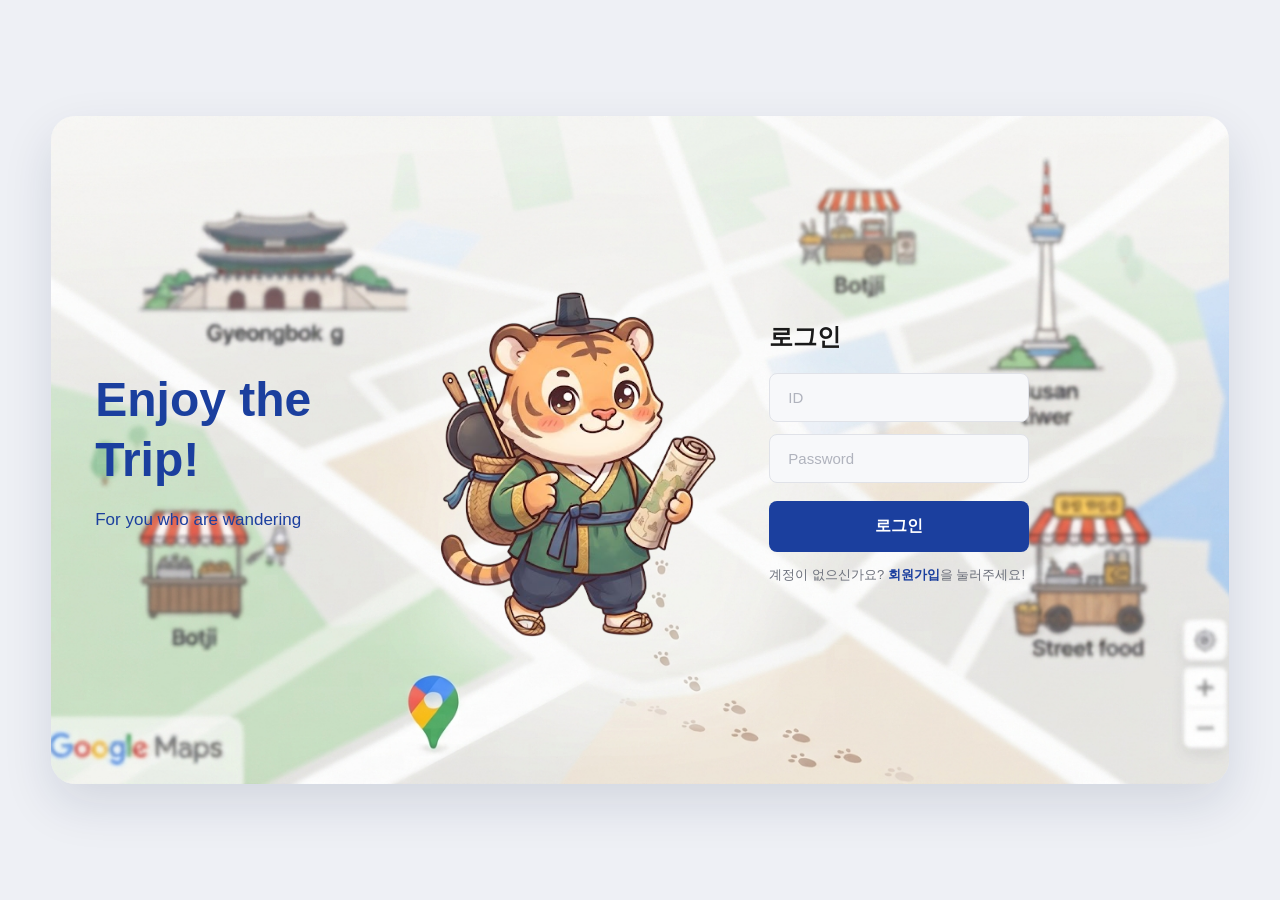
<file: AI_Travel_Planner/index.html>
<!DOCTYPE html>
<html lang="ko">
<head>
    <meta charset="UTF-8">
    <meta name="viewport" content="width=device-width, initial-scale=1.0">
    <title>AI 여행 플래너 - 로그인</title>
    <link rel="stylesheet" href="style.css">
</head>
<body>

    <div class="login-wrapper">
        <div class="login-card">

            <div class="left-panel">
                <h1>Enjoy the<br>Trip!</h1>
                <p>For you who are wandering</p>
            </div>

            <div class="right-panel">
                <img src="images/tiger.png" alt="마스코트" class="character">

                <div class="form-area">
                    <h2>로그인</h2>
                    
                    <form id="loginForm">
                        <input type="text" id="userId" placeholder="ID" autocomplete="username">
                        <input type="password" id="userPw" placeholder="Password" autocomplete="current-password">
                        <button type="submit">로그인</button>
                    </form>

                    <p class="signup-text">
                        계정이 없으신가요? <a href="#" id="openSignup">회원가입</a>을 눌러주세요!
                    </p>
                </div>
            </div>

        </div>
    </div>

    <div class="modal-overlay" id="signupModal">
        <div class="modal-box">
            <button type="button" class="modal-close" id="closeSignup" aria-label="닫기">&times;</button>

            <h2>회원가입</h2>
            <p class="modal-subtitle">몇 가지 정보만 입력하면 바로 시작할 수 있어요.</p>

            <form id="signupForm">
                <input type="text" id="signupName" placeholder="이름" autocomplete="name">

                <div class="input-with-button">
                    <input type="text" id="signupId" placeholder="아이디" autocomplete="username">
                    <button type="button" id="checkIdBtn" class="check-btn">중복확인</button>
                </div>
                <p id="idCheckMsg" class="field-msg"></p>

                <input type="email" id="signupEmail" placeholder="이메일" autocomplete="email">
                <input type="password" id="signupPw" placeholder="비밀번호" autocomplete="new-password">

                <input type="password" id="signupPwConfirm" placeholder="비밀번호 확인" autocomplete="new-password">
                <p id="pwMismatchMsg" class="field-msg error"></p>

                <button type="submit">가입하기</button>
            </form>

            <p class="modal-footer-text">
                이미 계정이 있으신가요? <a href="#" id="backToLogin">로그인</a>으로 돌아가기
            </p>
        </div>
    </div>

    <script src="script.js"></script>
</body>
</html>
</file>
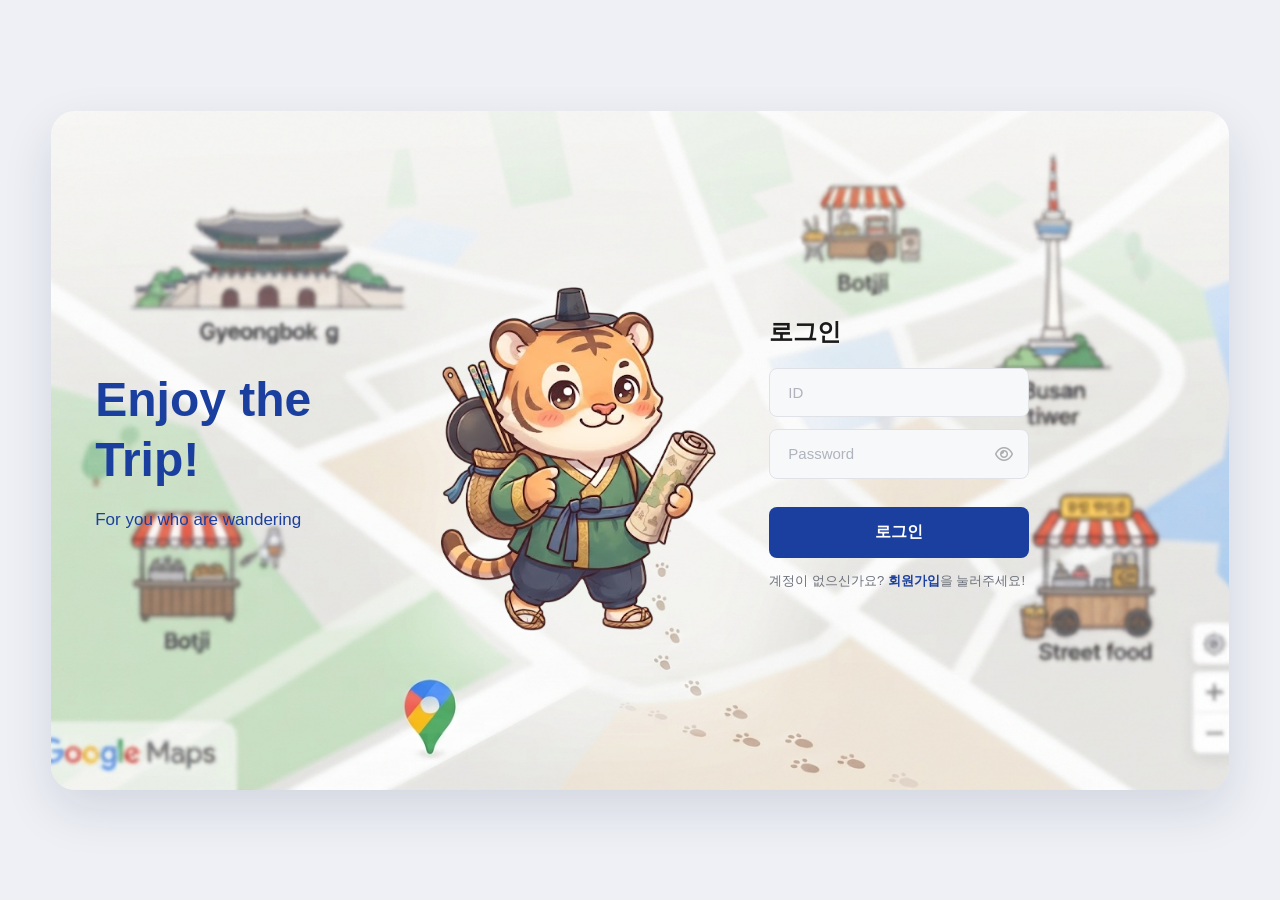
<file: AI_Travel_Planner/target/classes/static/index.html>
<!DOCTYPE html>
<html lang="ko">
<head>
    <meta charset="UTF-8">
    <meta name="viewport" content="width=device-width, initial-scale=1.0">
    <title>AI 여행 플래너 - 로그인</title>
    <link rel="stylesheet" href="style.css">
</head>
<!-- 눈 모양 아이콘 링크 -->
<link rel="stylesheet" href="https://cdnjs.cloudflare.com/ajax/libs/font-awesome/6.0.0/css/all.min.css">
<body>

    <div class="login-wrapper">
        <div class="login-card">

            <div class="left-panel">
                <h1>Enjoy the<br>Trip!</h1>
                <p>For you who are wandering</p>
            </div>

            <div class="right-panel">
                <img src="images/tiger.png" alt="마스코트" class="character">

                <div class="form-area">
                    <h2>로그인</h2>
                    
                    <!--<form id="loginForm">
                        <input type="text" id="userId" placeholder="ID" autocomplete="username"> 변경: 백엔드에서 @RequestParam("username")으로 받기 때문에 name="username"을 반드시 추가합니다.
                        <input type="password" id="userPw" placeholder="Password" autocomplete="current-password"> 변경: 백엔드에서 @RequestParam("password")으로 받기 때문에 name="password"를 추가합니다.
                        <button type="submit">로그인</button> 변경: 폼 데이터가 실제로 전송되도록 type="submit"으로 설정되어 있는지 확인합니다.
                    </form>    데이터를 /login 경로로, POST 방식을 통해 백엔드 컨트롤러로 쏘아 보내도록 action="/login" method="POST"를 추가했습니다.-->
                    
                    <form id="loginForm" action="/login" method="POST">
    					<input type="text" name="username" placeholder="ID" required>
    					<div class="password-container">
    						<input type="password" id="loginPw" name="password" placeholder="Password" required>
							<button type="button" class="toggle-password" onclick="togglePassword('loginPw')">
    							<i class="fa-regular fa-eye"></i>
							</button>
    					</div>
    					<button type="submit" class="login-btn">로그인</button>
    					<!-- 🌟 로그인 실패 시 여기에 빨간색 경고 문구가 뜹니다 -->
						<div id="loginErrorMsg" style="color: red; font-size: 14px; font-weight: bold; margin-bottom: 15px; display: none; text-align: center;"></div>
					</form>
					
                    <p class="signup-text">
                        계정이 없으신가요? <a href="javascript:void(0);" id="openSignup">회원가입</a>을 눌러주세요!
                    </p>
                </div>
            </div>

        </div>
    </div>

    <div class="modal-overlay" id="signupModal">
        <div class="modal-box">
            <button type="button" class="modal-close" id="closeSignup" aria-label="닫기">&times;</button>

            <h2>회원가입</h2>
            <p class="modal-subtitle">몇 가지 정보만 입력하면 바로 시작할 수 있어요.</p>

        <!--<form id="signupForm">
                <input type="text" id="signupName" placeholder="이름" autocomplete="name">

                <div class="input-with-button">
                    <input type="text" id="signupId" placeholder="아이디" autocomplete="username">
                    <button type="button" id="checkIdBtn" class="check-btn">중복확인</button>
                </div>
                <p id="idCheckMsg" class="field-msg"></p>

                <input type="email" id="signupEmail" placeholder="이메일" autocomplete="email">
                <input type="password" id="signupPw" placeholder="비밀번호" autocomplete="new-password">

                <input type="password" id="signupPwConfirm" placeholder="비밀번호 확인" autocomplete="new-password">
                <p id="pwMismatchMsg" class="field-msg error"></p>

                <button type="submit">가입하기</button>
            </form>-->
            
			
			<form id="signupForm" action="/signup" method="POST">
    			<input type="text" id="signupName" name="name" placeholder="이름" autocomplete="name" required>

    			<div class="input-with-button">
        			<input type="text" id="signupId" name="username" placeholder="아이디" autocomplete="username" required>
        			<button type="button" id="checkIdBtn" class="check-btn">중복확인</button>
    			</div>
    			<p id="idCheckMsg" class="field-msg"></p>

    			<input type="email" id="signupEmail" name="email" placeholder="이메일" autocomplete="email" required>
    			<!-- 첫 번째 비밀번호 입력란 -->
				<div class="password-container">
    				<input type="password" id="signupPw" name="password" placeholder="비밀번호" autocomplete="new-password" required>
    				<button type="button" class="toggle-password" onclick="togglePassword('signupPw')">
        				<i class="fa-regular fa-eye"></i>
    				</button>
				</div>

				<!-- 두 번째 비밀번호 확인 입력란 -->
				<div class="password-container">
    				<input type="password" id="signupPwConfirm" placeholder="비밀번호 확인" autocomplete="new-password" required>
    				<button type="button" class="toggle-password" onclick="togglePassword('signupPwConfirm')">
        				<i class="fa-regular fa-eye"></i>
    				</button>
				
				</div>
    			<p id="pwMismatchMsg" class="field-msg error"></p>

    			<button type="submit">가입하기</button>
			</form>

            <p class="modal-footer-text">
                이미 계정이 있으신가요? <a href="http://localhost:8080/index.html" id="backToLogin">로그인</a>으로 돌아가기
            </p>
        </div>
    </div> <!-- 기존 signupModal의 끝 -->

    <!-- 🌟 새로 추가: 로그인 실패 알림 모달 -->
    <div id="alertModal" class="modal-overlay">
        <div class="modal-box">
            <h2>로그인 안내</h2>
            <p>로그인 시도가 3회 이상 실패했습니다.<br>회원가입을 진행하시겠습니까?</p>
            <div class="modal-actions" style="display: flex; justify-content: center; gap: 10px; margin-top: 20px;">
                <button id="confirmSignup" style="padding: 10px 20px; cursor: pointer;">확인</button>
                <button id="closeAlert" style="padding: 10px 20px; cursor: pointer;">취소</button>
            </div>
        </div>
    </div>

    <script src="main.js"></script>
</body>
</html>
</file>
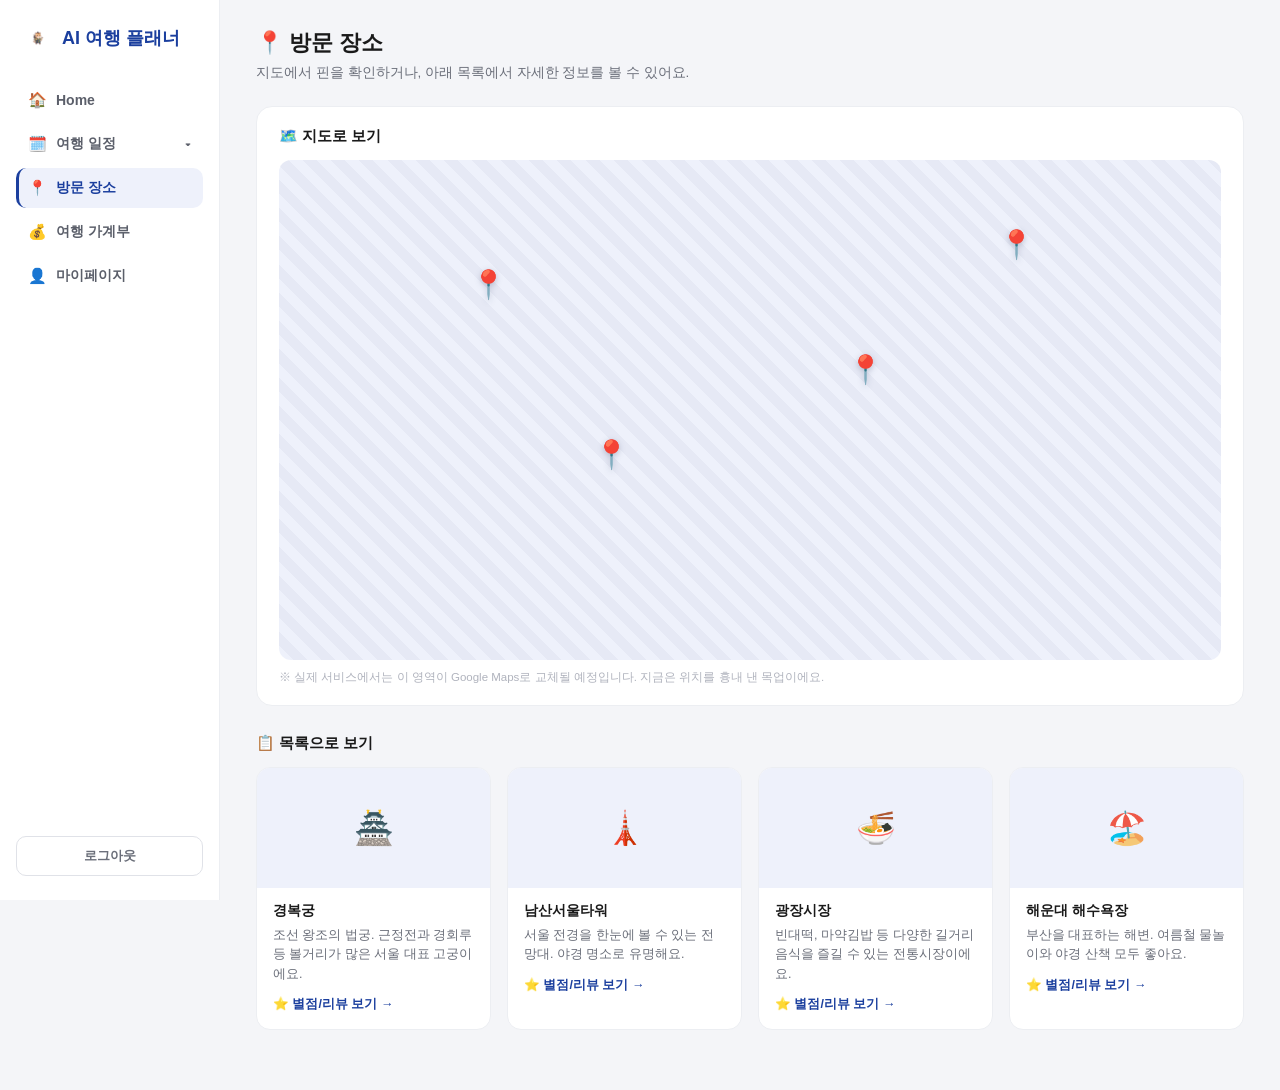
<file: AI_Travel_Planner/places.html>
<!DOCTYPE html>
<html lang="ko">
<head>
<meta charset="UTF-8">
<meta name="viewport" content="width=device-width, initial-scale=1.0">
<title>AI 여행 플래너 - 방문 장소</title>
<link rel="stylesheet" href="main.css">
<link rel="stylesheet" href="places.css">
</head>
<body>

  <div class="app-layout">

    <!-- 왼쪽 사이드바 (main.html과 동일 구조) -->
    <aside class="sidebar">
      <div class="sidebar-logo">
        <img src="images/tiger.png" alt="AI 여행 플래너" class="sidebar-logo-img">
        <span>AI 여행 플래너</span>
      </div>

      <nav class="sidebar-nav">
        <a href="main.html" class="nav-item" data-target="home">
          <span class="nav-icon">🏠</span> Home
        </a>

        <div class="nav-group">
          <button type="button" class="nav-item nav-group-toggle" id="scheduleToggle">
            <span class="nav-icon">🗓️</span> 여행 일정
            <span class="nav-caret">▾</span>
          </button>

          <ul class="trip-sublist" id="tripList">
            <li class="trip-empty" id="tripEmptyMsg">아직 생성된 여행이 없어요.</li>
            <li class="trip-add" id="tripAddItem">+ 새 여행 만들기</li>
          </ul>
        </div>

        <a href="places.html" class="nav-item active" data-target="places">
          <span class="nav-icon">📍</span> 방문 장소
        </a>
        <a href="#" class="nav-item" data-target="budget">
          <span class="nav-icon">💰</span> 여행 가계부
        </a>
        <a href="#" class="nav-item" data-target="mypage">
          <span class="nav-icon">👤</span> 마이페이지
        </a>
      </nav>

      <button type="button" id="logoutBtn" class="logout-btn">로그아웃</button>
    </aside>

    <!-- 메인 콘텐츠 -->
    <main class="main-content">

      <div class="page-header">
        <h1>📍 방문 장소</h1>
        <p>지도에서 핀을 확인하거나, 아래 목록에서 자세한 정보를 볼 수 있어요.</p>
      </div>

      <!-- 지도 + 핀 -->
      <section class="card places-map-card">
        <h3>🗺️ 지도로 보기</h3>

        <div class="places-map" id="placesMap">
          <!-- 핀은 JS에서 placesData 기준으로 자동 생성됨 -->

          <!-- 핀에 마우스를 올리면 여기에 정보 카드가 뜸 -->
          <div class="pin-tooltip" id="pinTooltip">
            <div class="pin-tooltip-photo" id="pinTooltipPhoto">🖼️</div>
            <div class="pin-tooltip-body">
              <h4 id="pinTooltipName"></h4>
              <p id="pinTooltipDesc"></p>
              <a href="#" id="pinTooltipLink" target="_blank" rel="noopener">⭐ 별점/리뷰 보기 →</a>
            </div>
          </div>
        </div>

        <p class="map-note">※ 실제 서비스에서는 이 영역이 Google Maps로 교체될 예정입니다. 지금은 위치를 흉내 낸 목업이에요.</p>
      </section>

      <!-- 리스트로 보기 -->
      <section class="places-list-section">
        <h3>📋 목록으로 보기</h3>
        <div class="places-grid" id="placesGrid">
          <!-- 카드는 JS에서 placesData 기준으로 자동 생성됨 -->
        </div>
      </section>

    </main>
  </div>

<script src="places.js"></script>
</body>
</html>
</file>
<file: AI_Travel_Planner/style.css>
* {
  margin: 0;
  padding: 0;
  box-sizing: border-box;
  font-family: "Pretendard", "Apple SD Gothic Neo", "Malgun Gothic", sans-serif;
}

body {
  min-height: 100vh;
  display: flex;
  align-items: center;
  justify-content: center;
  background: #eef0f5;
}

/* ===== 로그인 카드 ===== */
.login-wrapper {
  width: 100%;
  display: flex;
  justify-content: center;
  padding: 24px;
}

.login-card {
  width: 1300px;
  max-width: 92vw;
  min-height: 650px;
  display: flex;
  position: relative;
  border-radius: 24px;
  overflow: hidden;
  box-shadow: 0 20px 50px rgba(20, 30, 70, 0.12);
  background-image: url("images/background.png");
  background-size: cover;
  background-position: center;
  background-repeat: no-repeat;
}

/* 왼쪽 영역 (지도 배경이 비치도록 투명) */
.left-panel {
  flex: 0 0 44%;
  background: transparent;
  color: #ffffff;
  display: flex;
  flex-direction: column;
  justify-content: center;
  padding: 56px 44px;
}

.left-panel h1 {
  font-size: 48px;
  font-weight: 800;
  line-height: 1.25;
  margin-bottom: 20px;
  color: #1b3f9e;
}

.left-panel p {
  font-size: 17px;
  color: #1b3f9e;
}

/* 오른쪽 영역 (로그인 폼) */
.right-panel {
  flex: 1;
  position: relative;
  padding: 205px 200px 200px 200px;
  display: flex;
  flex-direction: column;
  align-items: flex-start;
}

.character {
  position: absolute;
  top: 130px;
  left: 1%;
  transform: translateX(-50%);
  width: 800px;
  object-fit: contain;
  z-index: 5;
  pointer-events: none;
}

.form-area {
  width: 100%;
  max-width: 360px;
}

.form-area h2 {
  font-size: 24px;
  font-weight: 700;
  color: #1a1a1a;
  margin-bottom: 20px;
}

.form-area form {
  display: flex;
  flex-direction: column;
  gap: 12px;
}

.form-area input {
  width: 100%;
  padding: 15px 18px;
  border: 1px solid #e0e2e8;
  border-radius: 8px;
  font-size: 15px;
  background: #f7f8fa;
  outline: none;
  transition: border-color 0.15s ease;
}

.form-area input::placeholder {
  color: #b0b3bd;
}

.form-area input:focus {
  border-color: #1b3f9e;
  background: #ffffff;
}

.form-area button {
  margin-top: 6px;
  width: 100%;
  padding: 15px 18px;
  border: none;
  border-radius: 8px;
  background: #1b3f9e;
  color: #ffffff;
  font-size: 16px;
  font-weight: 700;
  cursor: pointer;
  transition: background 0.15s ease;
}

.form-area button:hover {
  background: #16337f;
}

.signup-text {
  margin-top: 14px;
  font-size: 13px;
  color: #6b6f7a;
}

.signup-text a {
  color: #1b3f9e;
  font-weight: 600;
  text-decoration: none;
}

.signup-text a:hover {
  text-decoration: underline;
}

/* ===== 회원가입 모달 ===== */
.modal-overlay {
  display: none;
  position: fixed;
  inset: 0;
  background: rgba(15, 23, 42, 0.55);
  align-items: center;
  justify-content: center;
  z-index: 100;
  padding: 24px;
}

.modal-overlay.open {
  display: flex;
}

.modal-box {
  position: relative;
  width: 100%;
  max-width: 400px;
  background: #ffffff;
  border-radius: 20px;
  padding: 40px 36px;
  box-shadow: 0 25px 60px rgba(0, 0, 0, 0.25);
  animation: modalPop 0.18s ease-out;
}

@keyframes modalPop {
  from { opacity: 0; transform: scale(0.96); }
  to   { opacity: 1; transform: scale(1); }
}

.modal-close {
  position: absolute;
  top: 16px;
  right: 18px;
  background: none;
  border: none;
  font-size: 24px;
  line-height: 1;
  color: #9aa0ab;
  cursor: pointer;
}

.modal-close:hover {
  color: #1a1a1a;
}

.modal-box h2 {
  font-size: 22px;
  font-weight: 700;
  color: #1a1a1a;
  margin-bottom: 6px;
}

.modal-subtitle {
  font-size: 13px;
  color: #7a7f8a;
  margin-bottom: 20px;
}

.modal-box form {
  display: flex;
  flex-direction: column;
  gap: 12px;
}

.modal-box input {
  width: 100%;
  padding: 13px 16px;
  border: 1px solid #e0e2e8;
  border-radius: 8px;
  font-size: 14px;
  background: #f7f8fa;
  outline: none;
  transition: border-color 0.15s ease;
}

.modal-box input::placeholder {
  color: #b0b3bd;
}

.modal-box input:focus {
  border-color: #1b3f9e;
  background: #ffffff;
}

.modal-box button[type="submit"] {
  margin-top: 6px;
  width: 100%;
  padding: 13px 16px;
  border: none;
  border-radius: 8px;
  background: #1b3f9e;
  color: #ffffff;
  font-size: 15px;
  font-weight: 700;
  cursor: pointer;
  transition: background 0.15s ease;
}

.modal-box button[type="submit"]:hover {
  background: #16337f;
}

.modal-footer-text {
  margin-top: 16px;
  font-size: 13px;
  color: #6b6f7a;
  text-align: center;
}

.modal-footer-text a {
  color: #1b3f9e;
  font-weight: 600;
  text-decoration: none;
}

.modal-footer-text a:hover {
  text-decoration: underline;
}

/* 아이디 입력 + 중복확인 버튼 */
.input-with-button {
  display: flex;
  gap: 8px;
}

.input-with-button input {
  flex: 1;
}

.check-btn {
  flex-shrink: 0;
  padding: 0 14px;
  border: 1px solid #1b3f9e;
  border-radius: 8px;
  background: #ffffff;
  color: #1b3f9e;
  font-size: 13px;
  font-weight: 600;
  cursor: pointer;
  white-space: nowrap;
  transition: background 0.15s ease, color 0.15s ease;
}

.check-btn:hover {
  background: #eef1fb;
}

.check-btn.duplicate {
  border-color: #dc2626;
  background: #dc2626;
  color: #ffffff;
}

.check-btn.available {
  border-color: #16a34a;
  background: #16a34a;
  color: #ffffff;
}

/* 안내 메시지 (에러/성공 공통) */
.field-msg {
  margin-top: -4px;
  font-size: 12px;
  min-height: 14px;
}

.field-msg.error {
  color: #dc2626;
}

.field-msg.success {
  color: #16a34a;
}

/* ===== 반응형 ===== */
@media (max-width: 720px) {
  .login-card {
    flex-direction: column;
  }

  .left-panel {
    flex: none;
    padding: 40px 32px;
    text-align: center;
    align-items: center;
  }

  .right-panel {
    flex: 1;
    position: relative;
    padding: 205px 64px 64px 64px;
    display: flex;
    flex-direction: column;
    align-items: flex-start;
  }

  .character {
    position: static;
    transform: none;
    margin: 0 auto 16px;
  }

  .form-area {
    width: 100%;
    max-width: 360px;
    margin-left: 60px;
  }
}
</file>
<file: AI_Travel_Planner/target/classes/static/style.css>
* {
  margin: 0;
  padding: 0;
  box-sizing: border-box;
  font-family: "Pretendard", "Apple SD Gothic Neo", "Malgun Gothic", sans-serif;
}

body {
  min-height: 100vh;
  display: flex;
  align-items: center;
  justify-content: center;
  background: #eef0f5;
}

/* ===== 로그인 카드 ===== */
.login-wrapper {
  width: 100%;
  display: flex;
  justify-content: center;
  padding: 24px;
}

.login-card {
  width: 1300px;
  max-width: 92vw;
  min-height: 650px;
  display: flex;
  position: relative;
  border-radius: 24px;
  overflow: hidden;
  box-shadow: 0 20px 50px rgba(20, 30, 70, 0.12);
  background-image: url("images/background.png");
  background-size: cover;
  background-position: center;
  background-repeat: no-repeat;
}

/* 왼쪽 영역 (지도 배경이 비치도록 투명) */
.left-panel {
  flex: 0 0 44%;
  background: transparent;
  color: #ffffff;
  display: flex;
  flex-direction: column;
  justify-content: center;
  padding: 56px 44px;
}

.left-panel h1 {
  font-size: 48px;
  font-weight: 800;
  line-height: 1.25;
  margin-bottom: 20px;
  color: #1b3f9e;
}

.left-panel p {
  font-size: 17px;
  color: #1b3f9e;
}

/* 오른쪽 영역 (로그인 폼) */
.right-panel {
  flex: 1;
  position: relative;
  padding: 205px 200px 200px 200px;
  display: flex;
  flex-direction: column;
  align-items: flex-start;
}

.character {
  position: absolute;
  top: 130px;
  left: 1%;
  transform: translateX(-50%);
  width: 800px;
  object-fit: contain;
  z-index: 5;
  pointer-events: none;
}

.form-area {
  width: 100%;
  max-width: 360px;
}

.form-area h2 {
  font-size: 24px;
  font-weight: 700;
  color: #1a1a1a;
  margin-bottom: 20px;
}

.form-area form {
  display: flex;
  flex-direction: column;
  gap: 12px;
}

.form-area input {
  width: 100%;
  padding: 15px 18px;
  border: 1px solid #e0e2e8;
  border-radius: 8px;
  font-size: 15px;
  background: #f7f8fa;
  outline: none;
  transition: border-color 0.15s ease;
}

.form-area input::placeholder {
  color: #b0b3bd;
}

.form-area input:focus {
  border-color: #1b3f9e;
  background: #ffffff;
}

.form-area button {
  margin-top: 6px;
  width: 100%;
  padding: 15px 18px;
  border: none;
  border-radius: 8px;
  background: #1b3f9e;
  color: #ffffff;
  font-size: 16px;
  font-weight: 700;
  cursor: pointer;
  transition: background 0.15s ease;
}

.form-area button:hover {
  background: #16337f;
}

.signup-text {
  margin-top: 14px;
  font-size: 13px;
  color: #6b6f7a;
}

.signup-text a {
  color: #1b3f9e;
  font-weight: 600;
  text-decoration: none;
}

.signup-text a:hover {
  text-decoration: underline;
}

/* ===== 회원가입 모달 ===== */
.modal-overlay {
  display: none;
  position: fixed;
  inset: 0;
  background: rgba(15, 23, 42, 0.55);
  align-items: center;
  justify-content: center;
  z-index: 100;
  padding: 24px;
}

.modal-overlay.open {
  display: flex;
}

.modal-box {
  position: relative;
  width: 100%;
  max-width: 400px;
  background: #ffffff;
  border-radius: 20px;
  padding: 40px 36px;
  box-shadow: 0 25px 60px rgba(0, 0, 0, 0.25);
  animation: modalPop 0.18s ease-out;
}

@keyframes modalPop {
  from { opacity: 0; transform: scale(0.96); }
  to   { opacity: 1; transform: scale(1); }
}

.modal-close {
  position: absolute;
  top: 16px;
  right: 18px;
  background: none;
  border: none;
  font-size: 24px;
  line-height: 1;
  color: #9aa0ab;
  cursor: pointer;
}

.modal-close:hover {
  color: #1a1a1a;
}

.modal-box h2 {
  font-size: 22px;
  font-weight: 700;
  color: #1a1a1a;
  margin-bottom: 6px;
}

.modal-subtitle {
  font-size: 13px;
  color: #7a7f8a;
  margin-bottom: 20px;
}

.modal-box form {
  display: flex;
  flex-direction: column;
  gap: 12px;
}

.modal-box input {
  width: 100%;
  padding: 13px 16px;
  border: 1px solid #e0e2e8;
  border-radius: 8px;
  font-size: 14px;
  background: #f7f8fa;
  outline: none;
  transition: border-color 0.15s ease;
}

.modal-box input::placeholder {
  color: #b0b3bd;
}

.modal-box input:focus {
  border-color: #1b3f9e;
  background: #ffffff;
}

.modal-box button[type="submit"] {
  margin-top: 6px;
  width: 100%;
  padding: 13px 16px;
  border: none;
  border-radius: 8px;
  background: #1b3f9e;
  color: #ffffff;
  font-size: 15px;
  font-weight: 700;
  cursor: pointer;
  transition: background 0.15s ease;
}

.modal-box button[type="submit"]:hover {
  background: #16337f;
}

.modal-footer-text {
  margin-top: 16px;
  font-size: 13px;
  color: #6b6f7a;
  text-align: center;
}

.modal-footer-text a {
  color: #1b3f9e;
  font-weight: 600;
  text-decoration: none;
}

.modal-footer-text a:hover {
  text-decoration: underline;
}

/* 아이디 입력 + 중복확인 버튼 */
.input-with-button {
  display: flex;
  gap: 8px;
}

.input-with-button input {
  flex: 1;
}

.check-btn {
  flex-shrink: 0;
  padding: 0 14px;
  border: 1px solid #1b3f9e;
  border-radius: 8px;
  background: #ffffff;
  color: #1b3f9e;
  font-size: 13px;
  font-weight: 600;
  cursor: pointer;
  white-space: nowrap;
  transition: background 0.15s ease, color 0.15s ease;
}

.check-btn:hover {
  background: #eef1fb;
}

.check-btn.duplicate {
  border-color: #dc2626;
  background: #dc2626;
  color: #ffffff;
}

.check-btn.available {
  border-color: #16a34a;
  background: #16a34a;
  color: #ffffff;
}

/* 안내 메시지 (에러/성공 공통) */
.field-msg {
  margin-top: 5px;
  font-size: 12px;
  min-height: 15px;
}

.field-msg.error {
  color: #dc2626;
}

.field-msg.success {
  color: #16a34a;
}

/* ===== 반응형 ===== */
@media (max-width: 720px) {
  .login-card {
    flex-direction: column;
  }

  .left-panel {
    flex: none;
    padding: 40px 32px;
    text-align: center;
    align-items: center;
  }

  .right-panel {
    flex: 1;
    position: relative;
    padding: 205px 64px 64px 64px;
    display: flex;
    flex-direction: column;
    align-items: flex-start;
  }

  .character {
    position: static;
    transform: none;
    margin: 0 auto 16px;
  }

  .form-area {
    width: 100%;
    max-width: 360px;
    margin-left: 60px;
  }
}

/* ===== 로그인 실패 알림 모달 (alertModal) ===== */
#alertModal .modal-box {
    text-align: center;
    max-width: 360px;
    padding: 30px;
}

#alertModal h2 {
    color: #1b3f9e;
    margin-bottom: 12px;
}

#alertModal p {
    font-size: 14px;
    color: #1a1a1a;
    line-height: 1.5;
    margin-bottom: 24px;
}

.modal-actions {
    display: flex;
    justify-content: center;
    gap: 10px;
}

#confirmSignup, #closeAlert {
    flex: 1;
    padding: 12px 0;
    border-radius: 8px;
    border: none;
    font-size: 14px;
    font-weight: 600;
    cursor: pointer;
    transition: all 0.2s;
}

/* 확인 버튼: 포인트 컬러 적용 */
#confirmSignup {
    background-color: #1b3f9e;
    color: #ffffff;
}
#confirmSignup:hover {
    background-color: #16337f;
}

/* 취소 버튼: 서브 컬러 적용 */
#closeAlert {
    background-color: #f7f8fa;
    color: #6b6f7a;
    border: 1px solid #e0e2e8;
}
#closeAlert:hover {
    background-color: #e0e2e8;
    color: #1a1a1a;
}

/* 비밀번호 입력란을 감싸는 박스 - 테두리 제거 */
.password-container {
    position: relative;
    width: 100%;
    margin-bottom: 10px; /* 로그인 버튼과 간격 */
    border: none !important; /* 혹시 모를 테두리 제거 */
    background: transparent !important; /* 배경 투명 */
}

/* 입력창 내부 스타일 */
.password-container {
    position: relative;
    width: 100%;
    height: 50px; /* input 높이와 맞춰주세요 */
}

/* 2. 입력창은 꽉 채우고 오른쪽 여백만 줍니다 */
.password-container input {
    width: 100%;
    height: 100%;
    padding-right: 50px !important; /* 중요: 아이콘 영역 확보 */
    box-sizing: border-box;
}

/* 3. 버튼을 강제로 오른쪽 끝에 고정합니다 */
/* 눈 아이콘 버튼 (수정) */
.toggle-password {
    position: absolute !important;
    right: 0 !important;
    top: 0 !important;
    bottom: 0 !important;
    width: 50px !important;
    height: 100% !important;
    
    margin: 0 !important;
    padding: 0 !important;
    
    background: transparent !important;
    border: none !important;
    cursor: pointer;
    z-index: 10;
    
    display: flex !important;
    align-items: center !important;
    justify-content: center !important;
    
    /* 🌟 핵심: 아이콘 색깔을 연하게 설정 🌟 */
    /* 방법 1: 투명도를 섞은 회색 (가장 추천) */
    color: rgba(0, 0, 0, 0.3) !important; 
    
    /* 방법 2: 또는 연한 헥사코드 색상 (예: #c0c8d0) */
    /* color: #c0c8d0 !important; */
}

/* 만약 폰트어썸(i 태그)에 별도 색상이 지정되어 있다면 같이 수정해 주세요 */
.toggle-password i {
    /* color: rgba(0, 0, 0, 0.3) !important; /* 이 줄도 필요하다면 추가 */
}
</file>
<file: AI_Travel_Planner/main.css>
* {
  margin: 0;
  padding: 0;
  box-sizing: border-box;
  font-family: "Pretendard", "Apple SD Gothic Neo", "Malgun Gothic", sans-serif;
}

html, body {
  height: 100%;
  background: #f4f5f8;
}

.app-layout {
  display: flex;
  min-height: 100vh;
}

/* ===== 왼쪽 사이드바 ===== */
.sidebar {
  flex: 0 0 220px;
  background: #ffffff;
  border-right: 1px solid #eceef2;
  display: flex;
  flex-direction: column;
  padding: 24px 16px;
  min-height: 100vh;   /* 콘텐츠가 짧은 페이지에서도 사이드바가 줄어들지 않게 */
  position: sticky;
  top: 0;
  align-self: flex-start;
}

.sidebar-logo {
  display: flex;
  align-items: center;
  gap: 10px;
  padding: 0 8px;
  margin-bottom: 28px;
}

.sidebar-logo-img {
  width: 28px;
  height: 28px;
  object-fit: contain;
}

.sidebar-logo span {
  font-size: 18px;
  font-weight: 800;
  color: #1b3f9e;
}

.sidebar-nav {
  display: flex;
  flex-direction: column;
  gap: 4px;
  flex: 1;
}

.nav-item {
  display: flex;
  align-items: center;
  gap: 10px;
  padding: 11px 12px;
  border-radius: 10px;
  font-size: 14px;
  font-weight: 600;
  color: #5b5f6a;
  text-decoration: none;
  border: none;
  background: none;
  width: 100%;
  text-align: left;
  cursor: pointer;
  font-family: inherit;
  transition: background 0.15s ease, color 0.15s ease;
}

.nav-icon {
  font-size: 15px;
  width: 18px;
  text-align: center;
}

.nav-item:hover {
  background: #f4f5f8;
  color: #1b3f9e;
}

.nav-item.active {
  background: #eef1fb;
  color: #1b3f9e;
  font-weight: 700;
  border-left: 3px solid #1b3f9e;
  padding-left: 9px;   /* 왼쪽 테두리 두께(3px)만큼 빼서 다른 메뉴랑 정렬 맞춤 */
}

/* ===== 여행 일정 서브메뉴 ===== */
.nav-group-toggle {
  position: relative;
}

.nav-caret {
  margin-left: auto;
  font-size: 11px;
  transition: transform 0.15s ease;
}

.nav-group.open .nav-caret {
  transform: rotate(180deg);
}

.trip-sublist {
  list-style: none;
  max-height: 0;
  overflow: hidden;
  transition: max-height 0.2s ease;
}

.nav-group.open .trip-sublist {
  max-height: 320px;
  overflow-y: auto;
}

.trip-sublist li {
  padding: 9px 12px 9px 40px;   /* 왼쪽 들여쓰기로 하위 메뉴 느낌 */
  font-size: 13px;
  border-radius: 8px;
  cursor: pointer;
  color: #6b6f7a;
  transition: background 0.15s ease, color 0.15s ease;
}

.trip-sublist li.trip-item {
  display: flex;
  align-items: center;
  justify-content: space-between;
  gap: 6px;
}

.trip-item-name {
  overflow: hidden;
  text-overflow: ellipsis;
  white-space: nowrap;
}

.trip-delete-btn {
  flex-shrink: 0;
  width: 18px;
  height: 18px;
  border: none;
  background: none;
  color: #b0b3bd;
  font-size: 13px;
  line-height: 1;
  cursor: pointer;
  border-radius: 4px;
  display: none;   /* 평소엔 숨겨두고, 항목에 마우스 올렸을 때만 표시 */
}

.trip-sublist li.trip-item:hover .trip-delete-btn {
  display: block;
}

.trip-delete-btn:hover {
  color: #dc2626;
  background: #fdecec;
}

.trip-sublist li:hover {
  background: #f4f5f8;
  color: #1b3f9e;
}

.trip-sublist li.trip-item.active {
  background: #eef1fb;
  color: #1b3f9e;
  font-weight: 700;
}

.trip-empty {
  color: #b0b3bd !important;
  cursor: default !important;
  font-size: 12px !important;
}

.trip-empty:hover {
  background: none !important;
  color: #b0b3bd !important;
}

.trip-add {
  color: #1b3f9e !important;
  font-weight: 600;
}

.logout-btn {
  margin-top: 12px;
  padding: 10px;
  border: 1px solid #e0e2e8;
  border-radius: 10px;
  background: #ffffff;
  color: #6b6f7a;
  font-size: 13px;
  font-weight: 600;
  cursor: pointer;
  transition: background 0.15s ease;
}

.logout-btn:hover {
  background: #f7f8fa;
}

/* ===== 메인 콘텐츠 ===== */
.main-content {
  flex: 1;
  width: 100%;
  max-width: 1400px;
  margin: 0 auto;
  padding: 28px 36px 60px;
}

/* 히어로 배너 */
.hero-banner {
  position: relative;
  height: 200px;
  border-radius: 20px;
  overflow: hidden;
  margin-bottom: 28px;
  background-image: url("images/back.jpg");
  background-size: cover;
  background-position: center 65%;
}

.hero-overlay {
  height: 100%;
  display: flex;
  flex-direction: column;
  justify-content: center;
  padding: 0 40px;
  background: linear-gradient(90deg, rgba(15, 23, 55, 0.72) 0%, rgba(15, 23, 55, 0.35) 65%, rgba(15, 23, 55, 0.1) 100%);
}

.hero-overlay h1 {
  color: #ffffff;
  font-size: 26px;
  font-weight: 800;
  margin-bottom: 8px;
}

.hero-overlay p {
  color: #e4e7f5;
  font-size: 14px;
}

/* 검색/조건 입력 패널 */
.search-panel {
  background: #ffffff;
  border: 1px solid #eceef2;
  border-radius: 16px;
  padding: 22px 24px;
  margin-bottom: 24px;
}

.search-panel h2 {
  font-size: 16px;
  font-weight: 700;
  color: #1a1a1a;
  margin-bottom: 14px;
}

.search-form {
  display: flex;
  flex-wrap: wrap;
  gap: 10px;
  align-items: center;
}

.search-form input,
.search-form select {
  flex: 1 1 150px;
  min-width: 130px;
  padding: 11px 14px;
  border: 1px solid #e0e2e8;
  border-radius: 8px;
  font-size: 13.5px;
  background: #f7f8fa;
  outline: none;
  transition: border-color 0.15s ease;
  font-family: inherit;
}

.search-form input:focus,
.search-form select:focus {
  border-color: #1b3f9e;
  background: #ffffff;
}

/* 기간(날짜) 입력 + 캘린더 버튼 */
.date-input-wrapper {
  position: relative;
  flex: 1 1 150px;
  min-width: 130px;
}

.date-input-wrapper input {
  width: 100%;
  padding: 11px 36px 11px 14px;
  border: 1px solid #e0e2e8;
  border-radius: 8px;
  font-size: 13.5px;
  background: #f7f8fa;
  outline: none;
  cursor: pointer;
  font-family: inherit;
}

.date-input-wrapper input:focus {
  border-color: #1b3f9e;
  background: #ffffff;
}

.calendar-btn {
  position: absolute;
  right: 8px;
  top: 50%;
  transform: translateY(-50%);
  border: none;
  background: none;
  font-size: 14px;
  cursor: pointer;
  padding: 2px;
  line-height: 1;
}

/* 인원수 + 동행 유형 묶음 */
.companion-wrapper {
  display: flex;
  gap: 6px;
  flex: 1.4 1 200px;
  min-width: 170px;
}

.companion-wrapper input,
.companion-wrapper select {
  padding: 11px 12px;
  border: 1px solid #e0e2e8;
  border-radius: 8px;
  font-size: 13.5px;
  background: #f7f8fa;
  outline: none;
  transition: border-color 0.15s ease;
  font-family: inherit;
}

.companion-wrapper input {
  flex: 1.4;
  min-width: 0;
}

.companion-wrapper select {
  flex: 1;
  min-width: 0;
}
.companion-wrapper input:focus,
.companion-wrapper select:focus {
  border-color: #1b3f9e;
  background: #ffffff;
}

.search-form button[type="submit"] {
  flex: 0 0 auto;
  margin-left: auto;   /* 항상 이 줄의 오른쪽 끝에 붙음 */
  padding: 11px 24px;
  border: none;
  border-radius: 8px;
  background: #1b3f9e;
  color: #ffffff;
  font-size: 13.5px;
  font-weight: 700;
  cursor: pointer;
  white-space: nowrap;
  transition: background 0.15s ease;
}

.search-form button[type="submit"]:hover {
  background: #16337f;
}

/* ===== 대시보드 카드 공통 ===== */
.dashboard-grid {
  display: grid;
  gap: 20px;
  margin-bottom: 24px;
}

.dashboard-grid.two-col {
  grid-template-columns: 1.3fr 1fr;
}

.card {
  background: #ffffff;
  border: 1px solid #eceef2;
  border-radius: 16px;
  padding: 20px 22px;
}

.card h3 {
  font-size: 15px;
  font-weight: 700;
  color: #1a1a1a;
  margin-bottom: 14px;
}

.placeholder-text {
  font-size: 13px;
  color: #9aa0ab;
  line-height: 1.6;
}

/* 체크리스트 */
.checklist {
  list-style: none;
  display: flex;
  flex-direction: column;
  gap: 10px;
}

.checklist label {
  display: flex;
  align-items: center;
  gap: 8px;
  font-size: 13.5px;
  color: #3a3d45;
  cursor: pointer;
}

.checklist input {
  width: 15px;
  height: 15px;
  accent-color: #1b3f9e;
}

/* 카드 헤더 (제목 + 오른쪽 액션 버튼) */
.card-header {
  display: flex;
  align-items: center;
  justify-content: space-between;
  margin-bottom: 14px;
}

.card-header h3 {
  margin-bottom: 0;
}

.add-btn {
  flex-shrink: 0;
  width: 26px;
  height: 26px;
  border: none;
  border-radius: 50%;
  background: #1b3f9e;
  color: #ffffff;
  font-size: 16px;
  line-height: 1;
  cursor: pointer;
  display: flex;
  align-items: center;
  justify-content: center;
  transition: background 0.15s ease;
}

.add-btn:hover {
  background: #16337f;
}

/* 여행 가계부 */
.budget-list {
  list-style: none;
  display: flex;
  flex-direction: column;
  gap: 8px;
}

.budget-list li.budget-item {
  display: flex;
  align-items: center;
  justify-content: space-between;
  gap: 8px;
  font-size: 13.5px;
  color: #3a3d45;
  padding-bottom: 8px;
  border-bottom: 1px dashed #eceef2;
}

.budget-empty {
  font-size: 12.5px;
  color: #9aa0ab;
  padding: 4px 0;
}

.budget-item-label,
.budget-item-amount {
  white-space: nowrap;
}

.budget-item-amount {
  font-weight: 600;
  color: #1a1a1a;
}

.budget-delete-btn {
  flex-shrink: 0;
  width: 18px;
  height: 18px;
  border: none;
  background: none;
  color: #b0b3bd;
  font-size: 14px;
  line-height: 1;
  cursor: pointer;
  border-radius: 4px;
}

.budget-delete-btn:hover {
  color: #dc2626;
  background: #fdecec;
}

/* 지출 추가 인라인 입력 행 */
.budget-edit-row {
  display: flex;
  gap: 6px;
  align-items: center;
  padding-bottom: 8px;
}

.budget-edit-row input {
  min-width: 0;
  padding: 7px 10px;
  border: 1px solid #1b3f9e;
  border-radius: 6px;
  font-size: 13px;
  outline: none;
  font-family: inherit;
}

.budget-edit-row .budget-edit-label {
  flex: 1.3;
}

.budget-edit-row .budget-edit-amount {
  flex: 1;
}

.budget-edit-row .budget-confirm-btn,
.budget-edit-row .budget-cancel-btn {
  flex-shrink: 0;
  width: 24px;
  height: 24px;
  border: none;
  border-radius: 6px;
  cursor: pointer;
  font-size: 13px;
  line-height: 1;
}

.budget-edit-row .budget-confirm-btn {
  background: #1b3f9e;
  color: #ffffff;
}

.budget-edit-row .budget-cancel-btn {
  background: #f2f3f7;
  color: #6b6f7a;
}

/* 지도 */
.map-placeholder {
  height: 150px;
  border-radius: 10px;
  background: repeating-linear-gradient(
    45deg,
    #eef1fb,
    #eef1fb 10px,
    #e6e9f5 10px,
    #e6e9f5 20px
  );
  display: flex;
  align-items: center;
  justify-content: center;
  color: #9aa0ab;
  font-size: 12.5px;
}

/* 추천 여행지 */
.recommend-section h3 {
  font-size: 15px;
  font-weight: 700;
  color: #1a1a1a;
  margin-bottom: 14px;
}

.recommend-grid {
  display: grid;
  grid-template-columns: repeat(4, 1fr);
  gap: 14px;
}

.recommend-item {
  padding: 18px 12px;
  border: 1px solid #eceef2;
  border-radius: 14px;
  background: #eef1fb;
  color: #1b3f9e;
  font-size: 14px;
  font-weight: 700;
  cursor: pointer;
  transition: background 0.15s ease, transform 0.1s ease;
}

.recommend-item:hover {
  background: #e1e6f8;
  transform: translateY(-2px);
}

/* ===== 반응형 ===== */
@media (max-width: 960px) {
  .search-form input,
  .search-form select,
  .date-input-wrapper,
  .companion-wrapper {
    flex: 1 1 45%;
  }

  .search-form button[type="submit"] {
    flex: 1 1 100%;
    margin-left: 0;
  }

  .dashboard-grid.two-col {
    grid-template-columns: 1fr;
  }

  .recommend-grid {
    grid-template-columns: repeat(2, 1fr);
  }
}

@media (max-width: 720px) {
  .app-layout {
    flex-direction: column;
  }

  .sidebar {
    flex: none;
    flex-direction: row;
    align-items: center;
    overflow-x: auto;
    border-right: none;
    min-height: auto;   /* 모바일에선 가로 바 형태라 화면 높이만큼 늘어날 필요 없음 */
    border-bottom: 1px solid #eceef2;
  }

  .sidebar-logo {
    margin-bottom: 0;
  }

  .sidebar-nav {
    flex-direction: row;
  }

  .logout-btn {
    margin-top: 0;
    margin-left: 8px;
  }

  .main-content {
    padding: 20px 16px 40px;
  }

  .hero-overlay h1 {
    font-size: 20px;
  }
}
</file>
<file: AI_Travel_Planner/places.css>
/* ===== 페이지 헤더 ===== */
.page-header {
  margin-bottom: 24px;
}

.page-header h1 {
  font-size: 22px;
  font-weight: 800;
  color: #1a1a1a;
  margin-bottom: 6px;
}

.page-header p {
  font-size: 13.5px;
  color: #6b6f7a;
}

/* ===== 지도 + 핀 카드 ===== */
.places-map-card {
  margin-bottom: 28px;
}

.places-map {
  position: relative;
  height: 500px;
  border-radius: 12px;
  background: repeating-linear-gradient(
    45deg,
    #eef1fb,
    #eef1fb 10px,
    #e6e9f5 10px,
    #e6e9f5 20px
  );
  overflow: hidden;
}

.map-note {
  margin-top: 10px;
  font-size: 11.5px;
  color: #b0b3bd;
}

/* 지도 위 핀 */
.map-pin {
  position: absolute;
  transform: translate(-50%, -100%);
  width: 30px;
  height: 30px;
  border: none;
  background: none;
  cursor: pointer;
  font-size: 28px;
  line-height: 1;
  filter: drop-shadow(0 2px 3px rgba(20, 30, 70, 0.25));
  transition: transform 0.12s ease;
}

.map-pin:hover,
.map-pin.pin-active {
  transform: translate(-50%, -100%) scale(1.18);
}

/* 핀 호버 시 뜨는 정보 카드 (실제 위치는 JS가 계산해서 style로 지정) */
.pin-tooltip {
  opacity: 0;
  visibility: hidden;
  position: absolute;
  z-index: 10;
  width: 220px;
  background: #ffffff;
  border: 1px solid #eceef2;
  border-radius: 12px;
  box-shadow: 0 12px 28px rgba(20, 30, 70, 0.18);
  overflow: hidden;
  transition: opacity 0.2s ease, transform 0.2s ease, visibility 0.2s;
  margin-left: 10px;
  left: 100%;
  top: 0;
  transform: translateX(-10px);
}

.pin-tooltip.show {
  opacity: 1;
  visibility: visible;
  transform: translateX(0);
}

.pin-tooltip-photo {
  height: 100px;
  background: #eef1fb;
  display: flex;
  align-items: center;
  justify-content: center;
  font-size: 30px;
  color: #b7c0dd;
}

.pin-tooltip-body {
  padding: 12px 14px;
}

.pin-tooltip-body h4 {
  font-size: 13.5px;
  font-weight: 700;
  color: #1a1a1a;
  margin-bottom: 4px;
}

.pin-tooltip-body p {
  font-size: 12px;
  color: #6b6f7a;
  line-height: 1.5;
  margin-bottom: 8px;
}

.pin-tooltip-body a {
  font-size: 12px;
  font-weight: 700;
  color: #1b3f9e;
  text-decoration: none;
}

/* ===== 리스트로 보기 ===== */
.places-list-section h3 {
  font-size: 15px;
  font-weight: 700;
  color: #1a1a1a;
  margin-bottom: 14px;
}

.places-grid {
  display: grid;
  grid-template-columns: repeat(auto-fill, minmax(220px, 1fr));
  gap: 16px;
}

.place-card {
  background: #ffffff;
  border: 1px solid #eceef2;
  border-radius: 14px;
  overflow: hidden;
  transition: box-shadow 0.15s ease, transform 0.1s ease;
}

.place-card:hover {
  box-shadow: 0 10px 24px rgba(20, 30, 70, 0.1);
  transform: translateY(-2px);
}

.place-card-photo {
  height: 120px;
  background: #eef1fb;
  display: flex;
  align-items: center;
  justify-content: center;
  font-size: 32px;
  color: #b7c0dd;
}

.place-card-body {
  padding: 14px 16px 16px;
}

.place-card-body h4 {
  font-size: 14px;
  font-weight: 700;
  color: #1a1a1a;
  margin-bottom: 6px;
}

.place-card-body p {
  font-size: 12.5px;
  color: #6b6f7a;
  line-height: 1.55;
  margin-bottom: 10px;
}

.place-card-body a {
  display: inline-block;
  font-size: 12.5px;
  font-weight: 700;
  color: #1b3f9e;
  text-decoration: none;
}

.place-card-body a:hover {
  text-decoration: underline;
}

/* ===== 반응형 ===== */
@media (max-width: 720px) {
  .places-map {
    height: 300px;
  }

  .pin-tooltip {
    width: 180px;
  }
}
</file>
